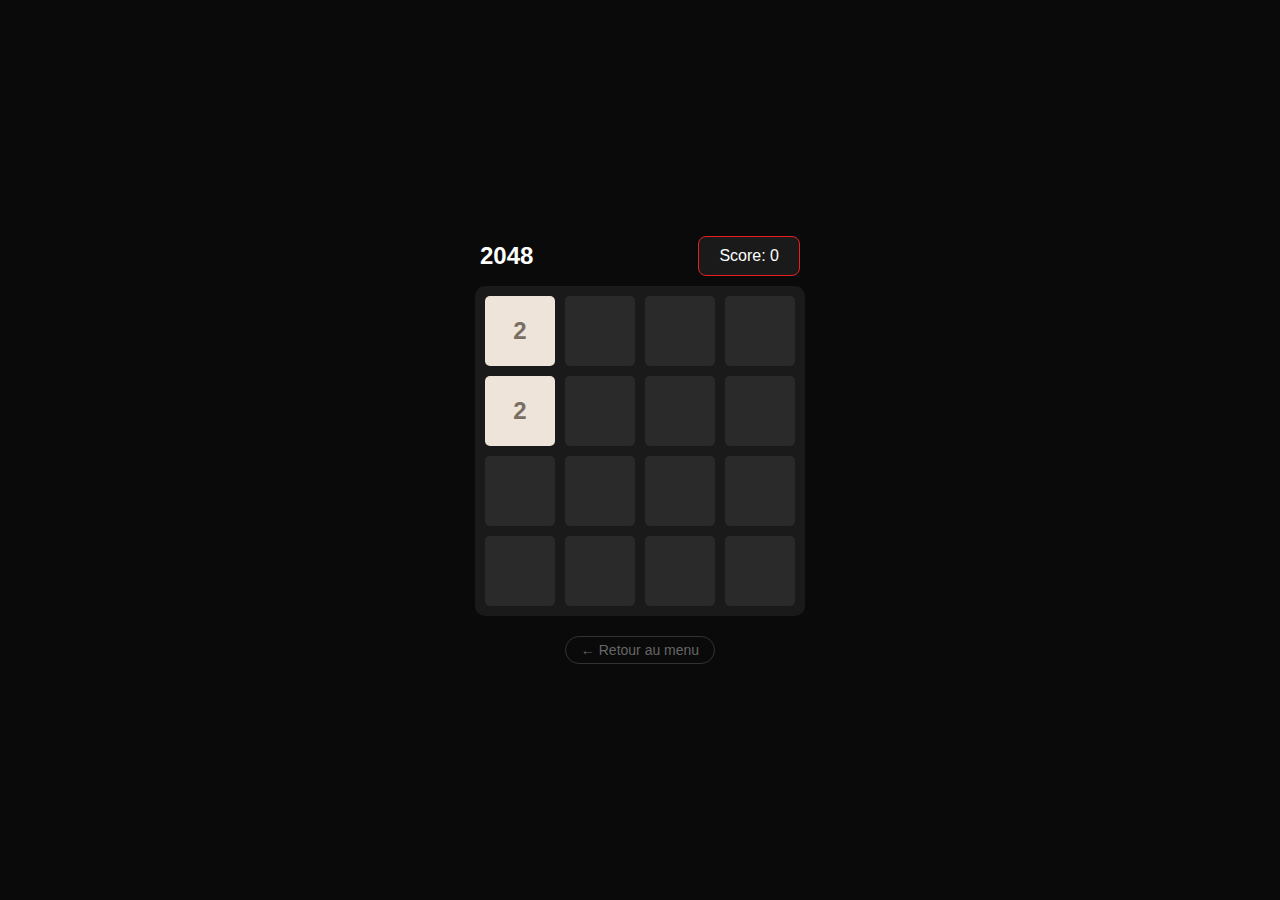
<file: games/2048/index.html>
<!DOCTYPE html>
<html lang="fr">
<head>
    <meta charset="UTF-8">
    <meta name="viewport" content="width=device-width, initial-scale=1.0, maximum-scale=1.0, user-scalable=no">
    <title>TeslaGame - 2048</title>
    <style>
        :root {
            --bg-color: #0a0a0a;
            --grid-bg: #1a1a1a;
            --cell-bg: #2a2a2a;
            --accent: #e81f22;
        }
        body {
            background-color: var(--bg-color);
            color: white;
            font-family: Arial, sans-serif;
            display: flex;
            flex-direction: column;
            align-items: center;
            justify-content: center;
            height: 100vh;
            margin: 0;
            overflow: hidden;
            touch-action: none; /* Bloque le scroll pour le tactile */
        }
        .header { width: 320px; display: flex; justify-content: space-between; align-items: center; margin-bottom: 10px; }
        .score-box { background: var(--grid-bg); padding: 10px 20px; border-radius: 8px; border: 1px solid var(--accent); }
        .grid {
            display: grid;
            grid-template-columns: repeat(4, 70px);
            grid-template-rows: repeat(4, 70px);
            gap: 10px;
            background-color: var(--grid-bg);
            padding: 10px;
            border-radius: 10px;
            position: relative;
        }
        .cell {
            width: 70px;
            height: 70px;
            background-color: var(--cell-bg);
            border-radius: 5px;
            display: flex;
            align-items: center;
            justify-content: center;
            font-size: 24px;
            font-weight: bold;
            transition: all 0.1s ease;
        }
        /* Couleurs des tuiles */
        .tile-2 { background: #eee4da; color: #776e65; }
        .tile-4 { background: #ede0c8; color: #776e65; }
        .tile-8 { background: #f2b179; color: white; }
        .tile-16 { background: #f59563; color: white; }
        .tile-32 { background: #f67c5f; color: white; }
        .tile-64 { background: #f65e3b; color: white; }
        .tile-128 { background: #edcf72; color: white; font-size: 20px; }
        .tile-256 { background: #edcc61; color: white; font-size: 20px; }
        .tile-512 { background: #edc850; color: white; font-size: 20px; }
        .tile-1024 { background: #edc53f; color: white; font-size: 16px; }
        .tile-2048 { background: var(--accent); color: white; font-size: 16px; box-shadow: 0 0 15px var(--accent); }

        .back-btn {
            margin-top: 20px;
            color: #666;
            text-decoration: none;
            font-size: 14px;
            border: 1px solid #333;
            padding: 5px 15px;
            border-radius: 20px;
        }
    </style>
</head>
<body>

    <div class="header">
        <h2 style="margin:0">2048</h2>
        <div class="score-box">Score: <span id="score">0</span></div>
    </div>

    <div class="grid" id="grid"></div>

    <a href="../../index.html" class="back-btn">← Retour au menu</a>

    <script>
        const gridDisplay = document.getElementById('grid');
        const scoreDisplay = document.getElementById('score');
        let size = 4;
        let squares = [];
        let score = 0;

        // Création du plateau
        function createBoard() {
            for (let i = 0; i < size * size; i++) {
                let square = document.createElement('div');
                square.innerHTML = "";
                square.className = 'cell';
                gridDisplay.appendChild(square);
                squares.push(square);
            }
            generate();
            generate();
        }

        function generate() {
            let randomNumber = Math.floor(Math.random() * squares.length);
            if (squares[randomNumber].innerHTML === "") {
                squares[randomNumber].innerHTML = 2;
                updateStyles();
                checkForGameOver();
            } else generate();
        }

        function updateStyles() {
            squares.forEach(square => {
                square.className = 'cell';
                if (square.innerHTML !== "") {
                    square.classList.add('tile-' + square.innerHTML);
                }
            });
        }

        // Logique de mouvement simplifiée pour l'exemple
        function move(direction) {
            let hasMoved = false;
            // Logique de calcul du 2048 ici (simplifiée pour le swipe)
            // ... (Algorithme de fusion) ...
            if (direction === 'right') { /* ... */ }
            // Note: Pour garder ce code court, j'ai mis l'essentiel du swipe ci-dessous
        }

        // GESTION DU SWIPE (TACTILE TESLA)
        let touchstartX = 0;
        let touchstartY = 0;

        document.addEventListener('touchstart', e => {
            touchstartX = e.changedTouches[0].screenX;
            touchstartY = e.changedTouches[0].screenY;
        });

        document.addEventListener('touchend', e => {
            let touchendX = e.changedTouches[0].screenX;
            let touchendY = e.changedTouches[0].screenY;
            handleGesture(touchstartX, touchstartY, touchendX, touchendY);
        });

        function handleGesture(x1, y1, x2, y2) {
            const dx = x2 - x1;
            const dy = y2 - y1;
            if (Math.abs(dx) > Math.abs(dy)) {
                if (dx > 30) console.log('droite'); else if (dx < -30) console.log('gauche');
            } else {
                if (dy > 30) console.log('bas'); else if (dy < -30) console.log('haut');
            }
            // Ici on appelle les fonctions de mouvement
            generate(); 
        }

        createBoard();
        function checkForGameOver() { /* Logique fin de jeu */ }
    </script>
</body>
</html>
</file>
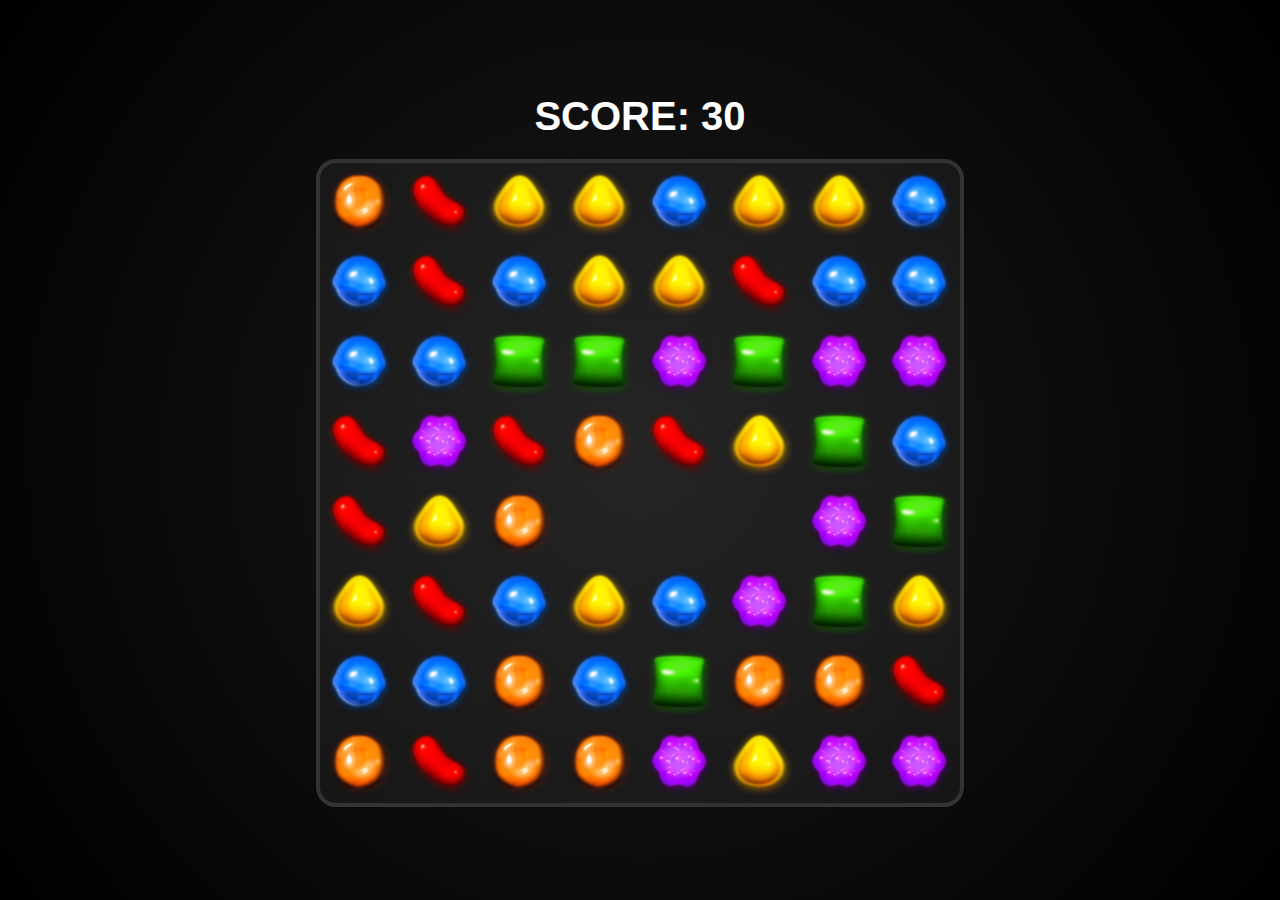
<file: games/candy/index.html>
<!DOCTYPE html>
<html lang="fr">
<head>
    <meta charset="UTF-8">
    <meta name="viewport" content="width=device-width, initial-scale=1.0, maximum-scale=1.0, user-scalable=no">
    <title>Tesla Sweets - Combo Edition</title>
    <style>
        :root { --bg: #050505; --cell-size: 80px; }
        body {
            background: var(--bg); background-image: radial-gradient(circle at center, #1a1a1a 0%, #000 100%);
            color: white; font-family: 'Segoe UI', sans-serif;
            display: flex; flex-direction: column; align-items: center; justify-content: center;
            height: 100vh; margin: 0; overflow: hidden; touch-action: none;
        }
        .score-board { font-size: 40px; font-weight: 900; margin-bottom: 20px; }
        .grid {
            width: 640px; height: 640px; position: relative;
            background: rgba(255, 255, 255, 0.05); border-radius: 20px; border: 4px solid #333;
            overflow: hidden;
        }
        .candy {
            width: var(--cell-size); height: var(--cell-size); position: absolute;
            display: flex; align-items: center; justify-content: center;
            transition: top 0.4s cubic-bezier(0.25, 1, 0.5, 1), left 0.3s ease;
            cursor: pointer; z-index: 1; touch-action: none;
        }
        .candy img { width: 70px; height: 70px; pointer-events: none; }
        .selected { 
            z-index: 10 !important; outline: 4px solid white; border-radius: 12px; 
            filter: brightness(1.5); background: rgba(255,255,255,0.2);
        }
    </style>
</head>
<body>

    <div class="score-board">SCORE: <span id="score">0</span></div>
    <div class="grid" id="grid"></div>

    <script>
    const width = 8;
    const cellSize = 80;
    const gridElement = document.getElementById('grid');
    const scoreElement = document.getElementById('score');
    const CANDY_TYPES = ['Blue', 'Green', 'Orange', 'Purple', 'Red', 'Yellow'];
    
    let board = Array(64).fill(null);
    let score = 0;
    let firstSelected = null;
    let isProcessing = false;

    function init() {
        gridElement.innerHTML = '';
        for (let i = 0; i < 64; i++) spawnCandy(i, Math.floor(i / 8) + 8);
        setTimeout(() => checkMatches(), 600);
    }

    function spawnCandy(index, fallFromRow, type = null, special = '') {
        const col = index % width;
        const row = Math.floor(index / width);
        const candyType = type || CANDY_TYPES[Math.floor(Math.random() * CANDY_TYPES.length)];
        
        const div = document.createElement('div');
        div.className = 'candy';
        div.style.left = (col * cellSize) + 'px';
        div.style.top = (fallFromRow * -cellSize) + 'px';
        div.dataset.index = index;
        
        const img = document.createElement('img');
        let fileName = (special === 'Choco') ? 'Choco.png' : (special ? `${candyType}-${special}.png` : `${candyType}.png`);
        img.src = `assets/${fileName}`;
        img.onerror = () => { 
            div.style.backgroundColor = special === 'Choco' ? 'white' : candyType.toLowerCase(); 
            div.style.borderRadius = special === 'Choco' ? '50%' : '10px'; 
        };

        div.appendChild(img);
        div.onpointerdown = (e) => {
            e.preventDefault();
            if (!isProcessing) handleAction(parseInt(div.dataset.index));
        };

        gridElement.appendChild(div);
        board[index] = { el: div, type: candyType, special: special };
        setTimeout(() => { div.style.top = (row * cellSize) + 'px'; }, 50);
    }

    function handleAction(index) {
        if (firstSelected === null) {
            firstSelected = index;
            board[index].el.classList.add('selected');
        } else {
            const s1 = firstSelected;
            const s2 = index;
            if (s1 === s2) {
                clearSelection();
            } else if (isAdjacent(s1, s2)) {
                clearSelection();
                handleMove(s1, s2);
            } else {
                clearSelection();
                firstSelected = s2;
                board[s2].el.classList.add('selected');
            }
        }
    }

    function handleMove(id1, id2) {
        const c1 = board[id1];
        const c2 = board[id2];

        // LOGIQUE CHOCO : Si l'un des deux est une bombe Choco
        if (c1.special === 'Choco' || c2.special === 'Choco') {
            isProcessing = true;
            let targetColor = (c1.special === 'Choco') ? c2.type : c1.type;
            
            // Animation d'échange visuel rapide
            swapVisual(id1, id2);

            setTimeout(() => {
                destroyAllOfColor(targetColor);
                destroyCandy(c1.special === 'Choco' ? id2 : id1); // Détruit le Choco
                setTimeout(applyGravity, 500);
            }, 300);
            return;
        }

        // Sinon, échange normal
        swap(id1, id2, true);
    }

    function destroyAllOfColor(color) {
        board.forEach((candy, idx) => {
            if (candy && candy.type === color) {
                destroyCandy(idx);
            }
        });
    }

    function swapVisual(id1, id2) {
        const c1 = board[id1]; const c2 = board[id2];
        c1.el.style.left = (id2 % 8 * cellSize) + 'px';
        c1.el.style.top = (Math.floor(id2 / 8) * cellSize) + 'px';
        c2.el.style.left = (id1 % 8 * cellSize) + 'px';
        c2.el.style.top = (Math.floor(id1 / 8) * cellSize) + 'px';
        c1.el.dataset.index = id2;
        c2.el.dataset.index = id1;
        board[id1] = c2; board[id2] = c1;
    }

    function swap(id1, id2, check) {
        isProcessing = true;
        swapVisual(id1, id2);
        setTimeout(() => {
            if (check && !checkMatches(id2)) {
                swap(id1, id2, false); // Revert
            } else {
                isProcessing = false;
            }
        }, 450);
    }

    function triggerSpecialEffect(id, specialType) {
        const row = Math.floor(id / 8);
        const col = id % 8;
        if (specialType.includes('Striped-Horizontal')) {
            for (let i = 0; i < 8; i++) destroyCandy(row * 8 + i);
        } else if (specialType.includes('Striped-Vertical')) {
            for (let i = 0; i < 8; i++) destroyCandy(i * 8 + col);
        } else if (specialType.includes('Wrapped')) {
            for (let r = row - 1; r <= row + 1; r++) {
                for (let c = col - 1; c <= col + 1; c++) {
                    if (r >= 0 && r < 8 && c >= 0 && c < 8) destroyCandy(r * 8 + c);
                }
            }
        }
    }

    function destroyCandy(id) {
        if (!board[id]) return;
        const special = board[id].special;
        const el = board[id].el;
        board[id] = null;
        el.style.transform = "scale(0)";
        setTimeout(() => el.remove(), 300);
        if (special && special !== 'Choco') triggerSpecialEffect(id, special);
    }

    function checkMatches(lastMovedId = null) {
        let toDestroy = new Set();
        let bonusToCreate = null;
        let horizontalMatches = [];
        let verticalMatches = [];

        for (let r = 0; r < 8; r++) {
            for (let c = 0; c < 6; c++) {
                let i = r * 8 + c;
                let type = board[i]?.type;
                if (type && type !== 'Choco' && board[i+1]?.type === type && board[i+2]?.type === type) {
                    let match = [i, i+1, i+2];
                    if (c < 5 && board[i+3]?.type === type) match.push(i+3);
                    if (c < 4 && board[i+4]?.type === type) match.push(i+4);
                    horizontalMatches.push({ids: match, type: type});
                    match.forEach(id => toDestroy.add(id));
                }
            }
        }

        for (let c = 0; c < 8; c++) {
            for (let r = 0; r < 6; r++) {
                let i = r * 8 + c;
                let type = board[i]?.type;
                if (type && type !== 'Choco' && board[i+8]?.type === type && board[i+16]?.type === type) {
                    let match = [i, i+8, i+16];
                    if (r < 5 && board[i+24]?.type === type) match.push(i+24);
                    if (r < 4 && board[i+32]?.type === type) match.push(i+32);
                    verticalMatches.push({ids: match, type: type});
                    match.forEach(id => toDestroy.add(id));
                }
            }
        }

        horizontalMatches.forEach(h => {
            verticalMatches.forEach(v => {
                let intersection = h.ids.filter(id => v.ids.includes(id));
                if (intersection.length > 0 && h.type === v.type) bonusToCreate = { id: intersection[0], type: h.type, spec: 'Wrapped' };
            });
            if (!bonusToCreate && h.ids.length === 4) bonusToCreate = { id: lastMovedId || h.ids[0], type: h.type, spec: 'Striped-Horizontal' };
            if (!bonusToCreate && h.ids.length === 5) bonusToCreate = { id: lastMovedId || h.ids[0], type: h.type, spec: 'Choco' };
        });

        verticalMatches.forEach(v => {
            if (!bonusToCreate && v.ids.length === 4) bonusToCreate = { id: lastMovedId || v.ids[0], type: v.type, spec: 'Striped-Vertical' };
            if (!bonusToCreate && v.ids.length === 5) bonusToCreate = { id: lastMovedId || v.ids[0], type: v.type, spec: 'Choco' };
        });

        if (toDestroy.size > 0) {
            isProcessing = true;
            const bonusId = bonusToCreate ? bonusToCreate.id : -1;
            toDestroy.forEach(id => { if (id !== bonusId) destroyCandy(id); });
            if (bonusToCreate) {
                const b = bonusToCreate;
                setTimeout(() => { spawnCandy(b.id, Math.floor(b.id/8), b.type, b.spec); }, 200);
            }
            score += toDestroy.size * 10;
            scoreElement.innerText = score;
            setTimeout(applyGravity, 450);
            return true;
        }
        return false;
    }

    function applyGravity() {
        for (let c = 0; c < 8; c++) {
            let empty = 0;
            for (let r = 7; r >= 0; r--) {
                let i = r * 8 + c;
                if (board[i] === null) empty++;
                else if (empty > 0) {
                    let newIdx = i + (empty * 8);
                    board[newIdx] = board[i];
                    board[newIdx].el.dataset.index = newIdx;
                    board[i] = null;
                    board[newIdx].el.style.top = (Math.floor(newIdx / 8) * cellSize) + 'px';
                }
            }
            for (let r = 0; r < empty; r++) spawnCandy(r * 8 + c, r + 1);
        }
        setTimeout(() => { if (!checkMatches()) isProcessing = false; }, 500);
    }

    function clearSelection() {
        if (firstSelected !== null && board[firstSelected]) board[firstSelected].el.classList.remove('selected');
        firstSelected = null;
    }

    init();
</script>
</body>
</html>
</file>
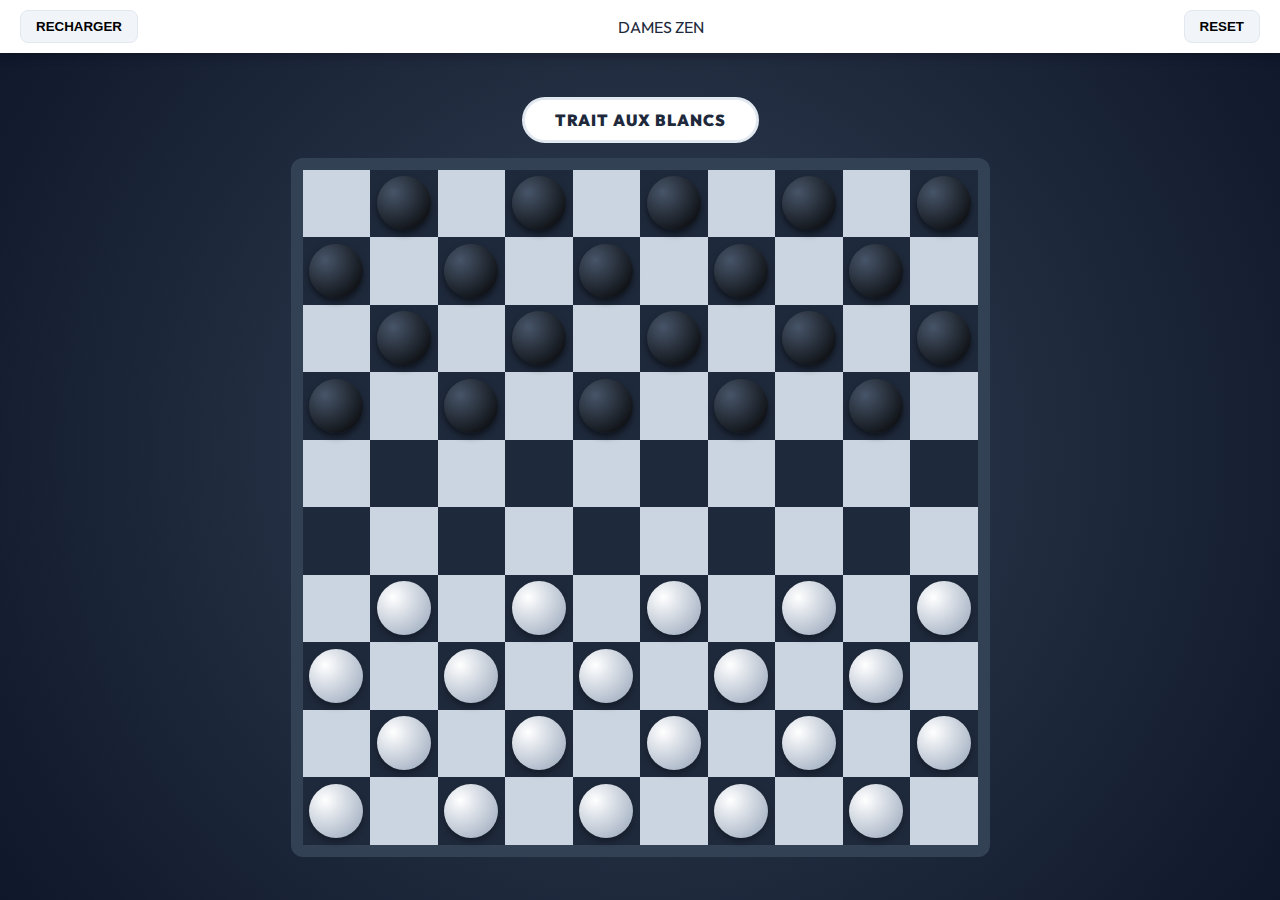
<file: games/dames/index.html>
<!DOCTYPE html>
<html lang="fr">
<head>
    <meta charset="UTF-8">
    <meta name="viewport" content="width=device-width, initial-scale=1.0, maximum-scale=1.0, user-scalable=no">
    <title>Dames Zen Pro - IA Intégrale | TeslaGame</title>
    <link href="https://fonts.googleapis.com/css2?family=Outfit:wght@300;600;900&display=swap" rel="stylesheet">
    <style>
        :root {
            --tesla-red: #ff3b30;
            --board-dark: #1e293b;
            --board-light: #cbd5e1;
            --card-bg: rgba(255, 255, 255, 0.95);
        }

        body {
            margin: 0; background: radial-gradient(circle, #334155 0%, #0f172a 100%);
            font-family: 'Outfit', sans-serif; height: 100vh; display: flex;
            flex-direction: column; overflow: hidden; color: #1e293b;
        }

        header {
            display: flex; justify-content: space-between; align-items: center;
            background: white; padding: 10px 20px; box-shadow: 0 2px 10px rgba(0,0,0,0.3); z-index: 100;
        }

        .game-area { flex: 1; display: flex; justify-content: space-evenly; align-items: center; padding: 20px; position: relative; }
        
        .board-container { display: flex; flex-direction: column; align-items: center; gap: 15px; }
        
        #checkers-board {
            display: grid; grid-template-columns: repeat(10, 1fr); grid-template-rows: repeat(10, 1fr);
            width: 75vh; height: 75vh; max-width: 62vw; max-height: 62vw;
            border: 12px solid #334155; border-radius: 12px; background: #000; position: relative;
        }

        .cell { display: flex; justify-content: center; align-items: center; width: 100%; height: 100%; }
        .cell.dark { background-color: var(--board-dark); }
        .cell.light { background-color: var(--board-light); }

        .piece {
            width: 80%; height: 80%; border-radius: 50%; cursor: pointer;
            position: relative; transition: all 0.3s cubic-bezier(0.4, 0, 0.2, 1);
        }
        .piece.white { background: radial-gradient(circle at 30% 30%, #fff, #94a3b8); box-shadow: 0 4px 6px rgba(0,0,0,0.3); }
        .piece.black { background: radial-gradient(circle at 30% 30%, #475569, #000); box-shadow: 0 4px 6px rgba(0,0,0,0.5); }
        .piece.king::after { content: '👑'; position: absolute; top: 50%; left: 50%; transform: translate(-50%, -50%); font-size: 1.5rem; }
        .piece.selected { border: 4px solid var(--tesla-red); transform: scale(1.1); box-shadow: 0 0 15px var(--tesla-red); z-index: 10; }

        .status-pill {
            background: white; padding: 10px 30px; border-radius: 40px;
            font-weight: 900; border: 3px solid #e2e8f0; text-transform: uppercase; letter-spacing: 1px;
        }
        .status-pill.active-black { background: #1e293b; color: white; border-color: var(--tesla-red); }

        #souffle-overlay {
            position: absolute; top: 50%; left: 50%; transform: translate(-50%, -50%);
            background: var(--tesla-red); color: white; padding: 25px 50px;
            border-radius: 60px; font-weight: 900; font-size: 1.5rem; z-index: 2000; display: none;
            box-shadow: 0 0 40px rgba(255, 59, 48, 0.6);
        }

        .btn-ui { background: #f1f5f9; border: 1px solid #e2e8f0; padding: 8px 15px; border-radius: 8px; font-weight: 700; cursor: pointer; }
    </style>
</head>
<body>

    <header>
        <button class="btn-ui" onclick="location.reload()">RECHARGER</button>
        <div class="logo">DAMES <span>ZEN</span></div>
        <button class="btn-ui" onclick="initGame()">RESET</button>
    </header>

    <div class="game-area">
        <div id="souffle-overlay">SOUFFLER N'EST PAS JOUER !</div>

        <div class="board-container">
            <div id="status-pill" class="status-pill">TRAIT AUX BLANCS</div>
            <div id="checkers-board"></div>
        </div>
    </div>

    <script>
        let board = [], turn = 'white', selectedPiece = null, mustContinueCapture = null;
        const boardEl = document.getElementById('checkers-board');

        function initGame() {
            board = Array.from({ length: 10 }, () => Array(10).fill(null));
            for (let r = 0; r < 10; r++) {
                for (let c = 0; c < 10; c++) {
                    if ((r + c) % 2 !== 0) {
                        if (r < 4) board[r][c] = { color: 'black', king: false };
                        else if (r > 5) board[r][c] = { color: 'white', king: false };
                    }
                }
            }
            render();
        }

        function render() {
            boardEl.innerHTML = '';
            for (let r = 0; r < 10; r++) {
                for (let c = 0; c < 10; c++) {
                    const cell = document.createElement('div');
                    cell.className = `cell ${(r + c) % 2 === 0 ? 'light' : 'dark'}`;
                    const p = board[r][c];
                    if (p) {
                        const pEl = document.createElement('div');
                        pEl.className = `piece ${p.color} ${p.king ? 'king' : ''} ${selectedPiece?.r === r && selectedPiece?.c === c ? 'selected' : ''}`;
                        pEl.onclick = (e) => { e.stopPropagation(); handleSelect(r, c); };
                        cell.appendChild(pEl);
                    }
                    cell.onclick = () => handleMove(r, c);
                    boardEl.appendChild(cell);
                }
            }
            const pill = document.getElementById('status-pill');
            pill.innerText = turn === 'white' ? "TRAIT AUX BLANCS" : "L'IA RÉFLÉCHIT...";
            pill.className = `status-pill ${turn === 'black' ? 'active-black' : ''}`;
        }

        function handleSelect(r, c) {
            if (turn === 'black') return; 
            if (mustContinueCapture && (mustContinueCapture.r !== r || mustContinueCapture.c !== c)) return;
            if (board[r][c]?.color === turn) {
                selectedPiece = { r, c };
                render();
            }
        }

        function handleMove(tR, tC) {
            if (!selectedPiece) return;
            const move = getAvailableMoves(selectedPiece.r, selectedPiece.c).find(m => m.tR === tR && m.tC === tC);
            if (move) executeMove(move);
        }

        function getAvailableMoves(r, c) {
            const p = board[r][c];
            if (!p) return [];
            const moves = [];
            const dirs = [[1, 1], [1, -1], [-1, 1], [-1, -1]];

            dirs.forEach(d => {
                for (let dist = 1; dist < 10; dist++) {
                    let tR = r + d[0] * dist, tC = c + d[1] * dist;
                    if (tR < 0 || tR >= 10 || tC < 0 || tC >= 10) break;

                    if (!board[tR][tC]) {
                        if (p.king || (dist === 1 && (p.color === 'white' ? d[0] < 0 : d[0] > 0))) {
                            moves.push({ fR: r, fC: c, tR, tC, isCapture: false });
                        }
                        if (!p.king) break;
                    } else {
                        if (board[tR][tC].color !== p.color) {
                            let jR = tR + d[0], jC = tC + d[1];
                            if (jR >= 0 && jR < 10 && jC >= 0 && jC < 10 && !board[jR][jC]) {
                                if (p.king) {
                                    for (let s = 0; s < 10; s++) {
                                        let sR = jR + d[0]*s, sC = jC + d[1]*s;
                                        if (sR >= 0 && sR < 10 && sC >= 0 && sC < 10 && !board[sR][sC])
                                            moves.push({ fR: r, fC: c, tR: sR, tC: sC, isCapture: true, capR: tR, capC: tC });
                                        else break;
                                    }
                                } else moves.push({ fR: r, fC: c, tR: jR, tC: jC, isCapture: true, capR: tR, capC: tC });
                            }
                        }
                        break;
                    }
                }
            });
            return moves;
        }

        function executeMove(move) {
            const { fR, fC, tR, tC, isCapture, capR, capC } = move;
            
            if (!isCapture && canAnyoneCapture(turn)) {
                applySouffle(fR, fC);
                return;
            }

            board[tR][tC] = board[fR][fC];
            board[fR][fC] = null;
            if (isCapture) board[capR][capC] = null;

            if (isCapture) {
                const next = getAvailableMoves(tR, tC).filter(m => m.isCapture);
                if (next.length > 0) {
                    mustContinueCapture = { r: tR, c: tC };
                    selectedPiece = mustContinueCapture;
                    render();
                    if (turn === 'black') setTimeout(aiPlay, 600);
                    return;
                }
            }

            if ((turn === 'white' && tR === 0) || (turn === 'black' && tR === 9)) board[tR][tC].king = true;
            
            turn = turn === 'white' ? 'black' : 'white';
            selectedPiece = null;
            mustContinueCapture = null;
            render();
            if (turn === 'black') setTimeout(aiPlay, 800);
        }

        function canAnyoneCapture(color) {
            for (let r = 0; r < 10; r++) {
                for (let c = 0; c < 10; c++) {
                    if (board[r][c]?.color === color && getAvailableMoves(r, c).some(m => m.isCapture)) return true;
                }
            }
            return false;
        }

        function applySouffle(r, c) {
            board[r][c] = null;
            document.getElementById('souffle-overlay').style.display = 'block';
            setTimeout(() => { 
                document.getElementById('souffle-overlay').style.display = 'none'; 
                turn = turn === 'white' ? 'black' : 'white';
                selectedPiece = null;
                render();
                if (turn === 'black') aiPlay();
            }, 1500);
        }

        function aiPlay() {
            if (turn !== 'black') return;
            let allMoves = [];
            for (let r = 0; r < 10; r++) {
                for (let c = 0; c < 10; c++) {
                    if (board[r][c]?.color === 'black') allMoves.push(...getAvailableMoves(r, c));
                }
            }

            const captures = allMoves.filter(m => m.isCapture);
            if (captures.length > 0) {
                // L'IA choisit une capture au hasard parmi les captures possibles
                executeMove(captures[Math.floor(Math.random() * captures.length)]);
            } else if (allMoves.length > 0) {
                // L'IA joue un coup simple
                executeMove(allMoves[Math.floor(Math.random() * allMoves.length)]);
            } else {
                turn = 'white'; render(); // Bloquée
            }
        }

        initGame();
    </script>
</body>
</html>
</file>
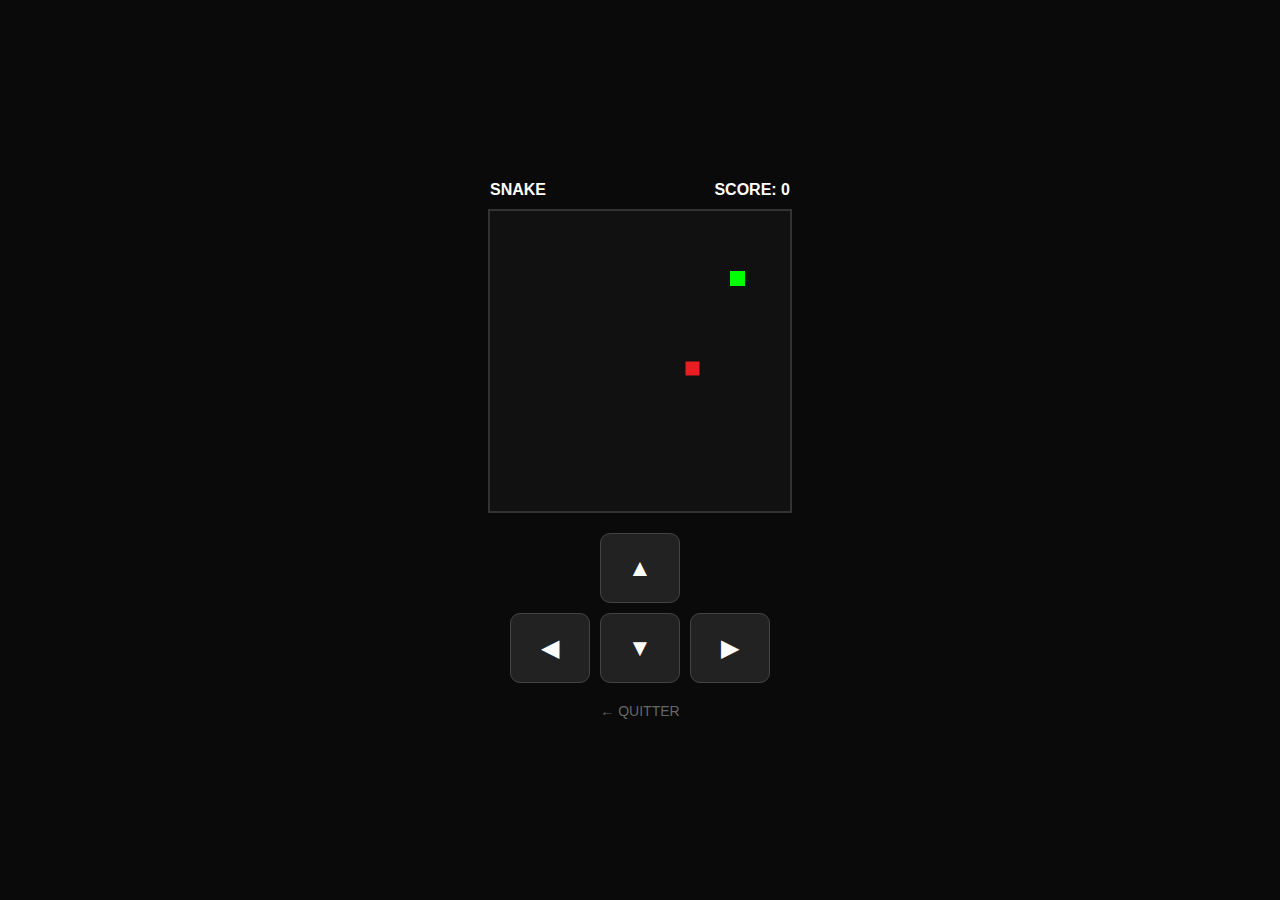
<file: games/snake/index.html>
<!DOCTYPE html>
<html lang="fr">
<head>
    <meta charset="UTF-8">
    <meta name="viewport" content="width=device-width, initial-scale=1.0, maximum-scale=1.0, user-scalable=no">
    <title>TeslaGame - Snake</title>
    <style>
        :root {
            --bg-color: #0a0a0a;
            --grid-bg: #111;
            --snake-head: #e81f22;
            --snake-body: #ffffff;
            --food-color: #00ff00;
        }
        body {
            background-color: var(--bg-color);
            color: white;
            font-family: 'Segoe UI', sans-serif;
            display: flex;
            flex-direction: column;
            align-items: center;
            justify-content: center;
            height: 100vh;
            margin: 0;
            overflow: hidden;
            touch-action: none;
        }
        #game-container { position: relative; border: 2px solid #333; line-height: 0; }
        canvas { background-color: var(--grid-bg); display: block; }
        
        .stats { width: 300px; display: flex; justify-content: space-between; margin-bottom: 10px; font-weight: bold; }
        
        /* Contôles Tactiles Tesla */
        .controls {
            display: grid;
            grid-template-columns: repeat(3, 80px);
            grid-template-rows: repeat(2, 70px);
            gap: 10px;
            margin-top: 20px;
        }
        .btn {
            background: #222;
            border: 1px solid #444;
            border-radius: 10px;
            display: flex;
            align-items: center;
            justify-content: center;
            font-size: 24px;
            color: white;
            user-select: none;
        }
        .btn:active { background: var(--snake-head); }
        .up { grid-column: 2; }
        .left { grid-column: 1; grid-row: 2; }
        .down { grid-column: 2; grid-row: 2; }
        .right { grid-column: 3; grid-row: 2; }

        .back-btn { margin-top: 20px; color: #666; text-decoration: none; font-size: 14px; }
    </style>
</head>
<body>

    <div class="stats">
        <span>SNAKE</span>
        <span>SCORE: <span id="score">0</span></span>
    </div>

    <div id="game-container">
        <canvas id="snakeGame" width="300" height="300"></canvas>
    </div>

    <div class="controls">
        <div class="btn up" onclick="changeDir('UP')">▲</div>
        <div class="btn left" onclick="changeDir('LEFT')">◀</div>
        <div class="btn down" onclick="changeDir('DOWN')">▼</div>
        <div class="btn right" onclick="changeDir('RIGHT')">▶</div>
    </div>

    <a href="../../index.html" class="back-btn">← QUITTER</a>

    <script>
        const canvas = document.getElementById("snakeGame");
        const ctx = canvas.getContext("2d");
        const scoreElement = document.getElementById("score");

        const box = 15;
        let snake = [{x: 9 * box, y: 10 * box}];
        let food = { x: Math.floor(Math.random()*19+1)*box, y: Math.floor(Math.random()*19+1)*box };
        let score = 0;
        let d = "RIGHT";
        let gameActive = true;

        function changeDir(dir) {
            if(dir == "LEFT" && d != "RIGHT") d = "LEFT";
            else if(dir == "UP" && d != "DOWN") d = "UP";
            else if(dir == "RIGHT" && d != "LEFT") d = "RIGHT";
            else if(dir == "DOWN" && d != "UP") d = "DOWN";
        }

        document.addEventListener("keydown", e => {
            if(e.keyCode == 37) changeDir("LEFT");
            else if(e.keyCode == 38) changeDir("UP");
            else if(e.keyCode == 39) changeDir("RIGHT");
            else if(e.keyCode == 40) changeDir("DOWN");
        });

        function draw() {
            if(!gameActive) return;

            ctx.fillStyle = "#111";
            ctx.fillRect(0, 0, canvas.width, canvas.height);

            for(let i = 0; i < snake.length; i++) {
                ctx.fillStyle = (i == 0) ? "#e81f22" : "white";
                ctx.fillRect(snake[i].x, snake[i].y, box, box);
                ctx.strokeStyle = "#111";
                ctx.strokeRect(snake[i].x, snake[i].y, box, box);
            }

            ctx.fillStyle = "#00ff00";
            ctx.fillRect(food.x, food.y, box, box);

            let snakeX = snake[0].x;
            let snakeY = snake[0].y;

            if( d == "LEFT") snakeX -= box;
            if( d == "UP") snakeY -= box;
            if( d == "RIGHT") snakeX += box;
            if( d == "DOWN") snakeY += box;

            if(snakeX == food.x && snakeY == food.y) {
                score++;
                scoreElement.innerHTML = score;
                food = { x: Math.floor(Math.random()*19+1)*box, y: Math.floor(Math.random()*19+1)*box };
            } else {
                snake.pop();
            }

            let newHead = { x: snakeX, y: snakeY };

            if(snakeX < 0 || snakeX >= canvas.width || snakeY < 0 || snakeY >= canvas.height || collision(newHead, snake)) {
                gameActive = false;
                alert("GAME OVER ! Score : " + score);
                location.reload();
            }

            snake.unshift(newHead);
        }

        function collision(head, array) {
            for(let i = 0; i < array.length; i++) {
                if(head.x == array[i].x && head.y == array[i].y) return true;
            }
            return false;
        }

        let game = setInterval(draw, 120);
    </script>
</body>
</html>
</file>
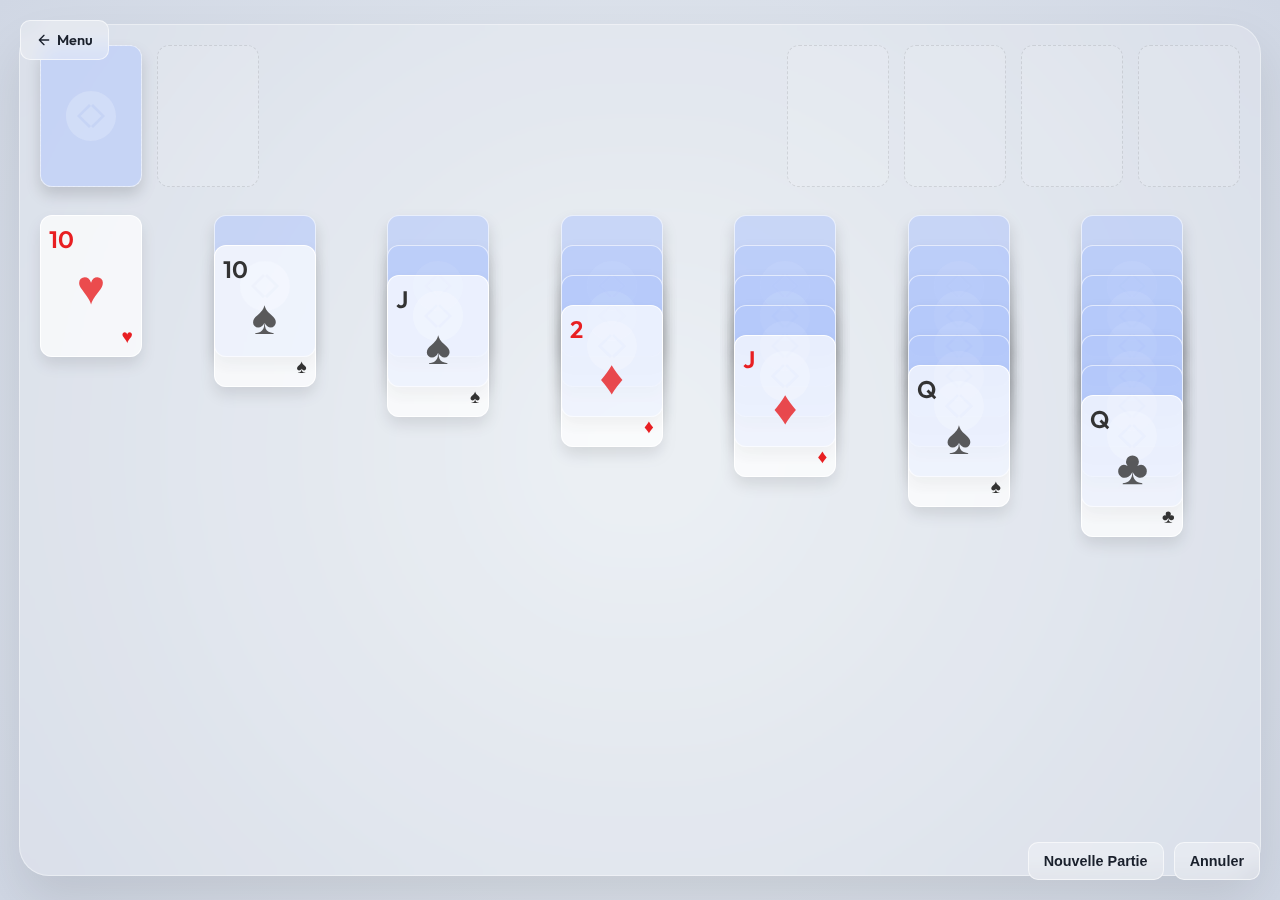
<file: games/solitaire/index.html>
<!DOCTYPE html>
<html lang="fr">
<head>
    <meta charset="UTF-8">
    <meta name="viewport" content="width=device-width, initial-scale=1.0, maximum-scale=1.0, user-scalable=no">
    <title>Solitaire Zen | TeslaGame</title>
    <link href="https://fonts.googleapis.com/css2?family=Outfit:wght@300;600;900&display=swap" rel="stylesheet">
    <style>
        :root {
            --bg-table: #d0d7e4; /* Un gris-bleu très doux */
            --card-front-bg: rgba(255, 255, 255, 0.7);
            --card-back-bg: rgba(180, 200, 250, 0.6); /* Dos de carte pastel */
            --card-border: rgba(255, 255, 255, 0.9);
            --text-dark: #1a202c;
            --text-red: #e81f22;
            --text-black: #333;
            --accent-glow: rgba(180, 200, 250, 0.4);
        }

        body {
            margin: 0;
            padding: 0;
            background: radial-gradient(circle at 50% 50%, #e8edf2 0%, #d0d7e4 100%); /* Tapis de jeu doux */
            font-family: 'Outfit', sans-serif;
            color: var(--text-dark);
            height: 100vh;
            display: flex;
            flex-direction: column;
            overflow: hidden;
            align-items: center;
            justify-content: center;
        }

        .game-container {
            width: 95%;
            max-width: 1200px;
            height: 90vh;
            display: flex;
            flex-direction: column;
            gap: 20px;
            padding: 20px;
            background: rgba(255, 255, 255, 0.2);
            backdrop-filter: blur(15px);
            border-radius: 30px;
            box-shadow: 0 25px 50px rgba(0, 0, 0, 0.1);
            border: 1px solid rgba(255, 255, 255, 0.4);
        }

        .top-row, .tableau-piles {
            display: flex;
            gap: 15px;
        }

        .top-row {
            height: 150px; /* Espace pour pioche, défausse, fondations */
        }

        .tableau-piles {
            flex-grow: 1; /* Les piles du tableau prennent l'espace restant */
        }

        /* --- STYLES DES CARTES --- */
        .card-placeholder, .card {
            width: 100px; /* Largeur de carte standard */
            height: 140px; /* Hauteur de carte standard */
            border-radius: 12px;
            background: rgba(255, 255, 255, 0.1); /* Pour les emplacements vides */
            border: 1px dashed rgba(0, 0, 0, 0.1);
            display: flex;
            align-items: center;
            justify-content: center;
            font-size: 1.8rem;
            color: rgba(0, 0, 0, 0.2);
            font-weight: 600;
        }

        .card {
            position: absolute; /* Les cartes seront positionnées absolument pour l'empilement */
            background: var(--card-front-bg);
            border: 1px solid var(--card-border);
            color: var(--text-dark);
            font-size: 1.5rem;
            box-shadow: 0 8px 15px rgba(0, 0, 0, 0.1);
            transition: transform 0.1s ease-out, box-shadow 0.1s ease-out; /* Pour le drag & drop */
            cursor: grab;
            user-select: none;
        }

        .card.red { color: var(--text-red); }
        .card.black { color: var(--text-black); }

        .card-back {
            background: var(--card-back-bg);
            border: 1px solid rgba(255, 255, 255, 0.6);
            box-shadow: 0 8px 15px rgba(0, 0, 0, 0.15);
            /* Motif du dos de carte Tesla */
            background-image: url("data:image/svg+xml,%3Csvg width='24' height='24' viewBox='0 0 24 24' fill='none' xmlns='http://www.w3.org/2000/svg'%3E%3Cpath d='M12 2C6.48 2 2 6.48 2 12C2 17.52 6.48 22 12 22C17.52 22 22 17.52 22 12C22 6.48 17.52 2 12 2ZM11.2 16.8L6.4 12L11.2 7.2L12 8L7.8 12L12 16L11.2 16.8ZM12.8 7.2L17.6 12L12.8 16.8L12 16L16.2 12L12 8L12.8 7.2Z' fill='%23FFFFFF' opacity='0.2'/%3E%3C/svg%3E");
            background-repeat: no-repeat;
            background-position: center;
            background-size: 60%;
            display: flex; /* Pour centrer le symbole du dos */
            align-items: center;
            justify-content: center;
            font-size: 2.5rem;
            color: rgba(255,255,255,0.4);
            text-shadow: 0 0 10px rgba(255,255,255,0.2);
        }

        .card.dragging {
            cursor: grabbing;
            box-shadow: 0 15px 30px rgba(0, 0, 0, 0.2);
            transform: scale(1.05) translateY(-5px);
            z-index: 1000;
        }

        /* Positions spécifiques des cartes */
        .card-value { position: absolute; top: 8px; left: 8px; font-weight: 600; }
        .card-suit { position: absolute; bottom: 8px; right: 8px; font-size: 1.2rem; }
        .card-center-suit { position: absolute; top: 50%; left: 50%; transform: translate(-50%, -50%); font-size: 3rem; opacity: 0.8; }

        /* --- Zones spécifiques de jeu --- */
        #stock-pile { flex-basis: 100px; position: relative; } /* Pioche */
        #waste-pile { flex-basis: 100px; position: relative; } /* Défausse */
        #foundation-piles {
            display: flex;
            flex-grow: 1; /* Prend l'espace restant pour les 4 fondations */
            justify-content: flex-end; /* Aligner à droite */
            gap: 15px;
        }

        .tableau-pile {
            flex-grow: 1;
            position: relative; /* Pour positionner les cartes */
            min-width: 100px; /* Largeur min pour les piles */
        }

        /* --- Boutons d'action --- */
        .action-buttons {
            position: absolute;
            bottom: 20px;
            right: 20px;
            display: flex;
            gap: 10px;
        }

        .action-button {
            background: rgba(255, 255, 255, 0.3);
            backdrop-filter: blur(10px);
            border: 1px solid rgba(255, 255, 255, 0.6);
            border-radius: 10px;
            padding: 10px 15px;
            color: var(--text-dark);
            font-weight: 600;
            cursor: pointer;
            transition: background 0.2s, transform 0.2s;
            font-size: 0.9rem;
        }

        .action-button:hover {
            background: rgba(255, 255, 255, 0.5);
            transform: translateY(-2px);
        }

        /* Retour au menu */
        .back-button {
            position: absolute;
            top: 20px;
            left: 20px;
            background: rgba(255, 255, 255, 0.3);
            backdrop-filter: blur(10px);
            border: 1px solid rgba(255, 255, 255, 0.6);
            border-radius: 10px;
            padding: 10px 15px;
            color: var(--text-dark);
            text-decoration: none;
            font-weight: 600;
            font-size: 0.9rem;
            display: flex;
            align-items: center;
            gap: 5px;
            transition: background 0.2s, transform 0.2s;
        }
        .back-button:hover {
            background: rgba(255, 255, 255, 0.5);
            transform: translateX(-3px);
        }
        
    </style>
</head>
<body>

    <div class="game-container">
        <div class="top-row">
            <div id="stock-pile" class="card-placeholder">
                <div class="card card-back" style="position: relative;"></div> </div>
            <div id="waste-pile" class="card-placeholder"></div>
            
            <div id="foundation-piles">
                <div class="card-placeholder"></div>
                <div class="card-placeholder"></div>
                <div class="card-placeholder"></div>
                <div class="card-placeholder"></div>
            </div>
        </div>

        <div class="tableau-piles">
            <div class="tableau-pile" id="pile-0"></div>
            <div class="tableau-pile" id="pile-1"></div>
            <div class="tableau-pile" id="pile-2"></div>
            <div class="tableau-pile" id="pile-3"></div>
            <div class="tableau-pile" id="pile-4"></div>
            <div class="tableau-pile" id="pile-5"></div>
            <div class="tableau-pile" id="pile-6"></div>
        </div>
    </div>

    <div class="action-buttons">
        <button id="new-game-button" class="action-button">Nouvelle Partie</button>
        <button id="undo-button" class="action-button">Annuler</button>
    </div>

    <a href="../../index.html" class="back-button">
        <svg width="16" height="16" viewBox="0 0 24 24" fill="none" stroke="currentColor" stroke-width="2" stroke-linecap="round" stroke-linejoin="round"><path d="M19 12H5M12 19l-7-7 7-7"/></svg>
        Menu
    </a>

    <script>
        const suits = ['♠', '♣', '♥', '♦'];
const values = ['A', '2', '3', '4', '5', '6', '7', '8', '9', '10', 'J', 'Q', 'K'];
const valueMap = { 'A': 1, '2': 2, '3': 3, '4': 4, '5': 5, '6': 6, '7': 7, '8': 8, '9': 9, '10': 10, 'J': 11, 'Q': 12, 'K': 13 };

let deck = [], stockPile = [], wastePile = [], tableauPiles = [[],[],[],[],[],[],[]], foundationPiles = [[],[],[],[]];
let draggedCards = [], sourcePile = null;

// --- 1. INITIALISATION ---
function createDeck() {
    deck = [];
    suits.forEach(suit => {
        values.forEach(value => {
            deck.push({ value, suit, color: (suit === '♥' || suit === '♦') ? 'red' : 'black', faceUp: false });
        });
    });
}

function dealCards() {
    createDeck();
    deck.sort(() => Math.random() - 0.5);
    tableauPiles = [[],[],[],[],[],[],[]];
    foundationPiles = [[],[],[],[]];
    wastePile = [];
    
    for (let i = 0; i < 7; i++) {
        for (let j = 0; j <= i; j++) {
            let card = deck.pop();
            card.faceUp = (i === j);
            tableauPiles[i].push(card);
        }
    }
    stockPile = deck;
    renderGame();
}

// --- 2. LOGIQUE DE PIOCHE ---
function drawCard() {
    if (stockPile.length === 0) {
        stockPile = wastePile.reverse().map(c => ({...c, faceUp: false}));
        wastePile = [];
    } else {
        let card = stockPile.pop();
        card.faceUp = true;
        wastePile.push(card);
    }
    renderGame();
}

// --- 3. DRAG & DROP & RÈGLES ---
function onDragStart(e, pileIndex, cardIndex) {
    let pile = tableauPiles[pileIndex];
    if (!pile[cardIndex].faceUp) return;
    
    draggedCards = pile.slice(cardIndex);
    sourcePile = { type: 'tableau', index: pileIndex, cardIndex };
    e.dataTransfer.setData('text/plain', ''); // Requis pour Firefox
}

function onDrop(e, destPileIndex) {
    e.preventDefault();
    if (!draggedCards.length) return;

    let destPile = tableauPiles[destPileIndex];
    let topCard = destPile[destPile.length - 1];
    let firstDragged = draggedCards[0];

    let isValid = false;
    if (!topCard) {
        if (firstDragged.value === 'K') isValid = true; // Roi sur case vide
    } else {
        // Règle : Couleur opposée et Valeur -1
        if (topCard.color !== firstDragged.color && valueMap[topCard.value] === valueMap[firstDragged.value] + 1) {
            isValid = true;
        }
    }

    if (isValid) {
        // Déplacer les cartes
        tableauPiles[sourcePile.index].splice(sourcePile.cardIndex);
        tableauPiles[destPileIndex].push(...draggedCards);
        
        // Retourner la carte suivante de la pile source
        let prevPile = tableauPiles[sourcePile.index];
        if (prevPile.length > 0) prevPile[prevPile.length - 1].faceUp = true;
    }
    
    draggedCards = [];
    renderGame();
}

// --- 4. RENDU GRAPHIQUE ---
function renderGame() {
    // Rendu Tableaux
    tableauPiles.forEach((pile, pIdx) => {
        const el = document.getElementById(`pile-${pIdx}`);
        el.innerHTML = '';
        el.ondragover = (e) => e.preventDefault();
        el.ondrop = (e) => onDrop(e, pIdx);

        pile.forEach((card, cIdx) => {
            const cardEl = createCardElement(card);
            cardEl.style.top = (cIdx * 30) + "px";
            if (card.faceUp) {
                cardEl.draggable = true;
                cardEl.ondragstart = (e) => onDragStart(e, pIdx, cIdx);
            }
            el.appendChild(cardEl);
        });
    });

    // Rendu Pioche
    const stockEl = document.getElementById('stock-pile');
    stockEl.innerHTML = stockPile.length ? '<div class="card card-back"></div>' : '<div class="reload">↺</div>';
    stockEl.onclick = drawCard;

    // Rendu Défausse
    const wasteEl = document.getElementById('waste-pile');
    wasteEl.innerHTML = '';
    if (wastePile.length) {
        const cardEl = createCardElement(wastePile[wastePile.length - 1]);
        cardEl.draggable = true;
        cardEl.ondragstart = (e) => {
            draggedCards = [wastePile[wastePile.length - 1]];
            sourcePile = { type: 'waste' };
        };
        wasteEl.appendChild(cardEl);
    }
}

function createCardElement(card) {
    const div = document.createElement('div');
    div.className = `card ${card.faceUp ? card.color : 'card-back'}`;
    if (card.faceUp) {
        div.innerHTML = `<div class="card-value">${card.value}</div><div class="card-suit">${card.suit}</div><div class="card-center-suit">${card.suit}</div>`;
    }
    return div;
}

// Start
document.getElementById('new-game-button').onclick = dealCards;
dealCards();
    </script>
</body>
</html>
</file>
